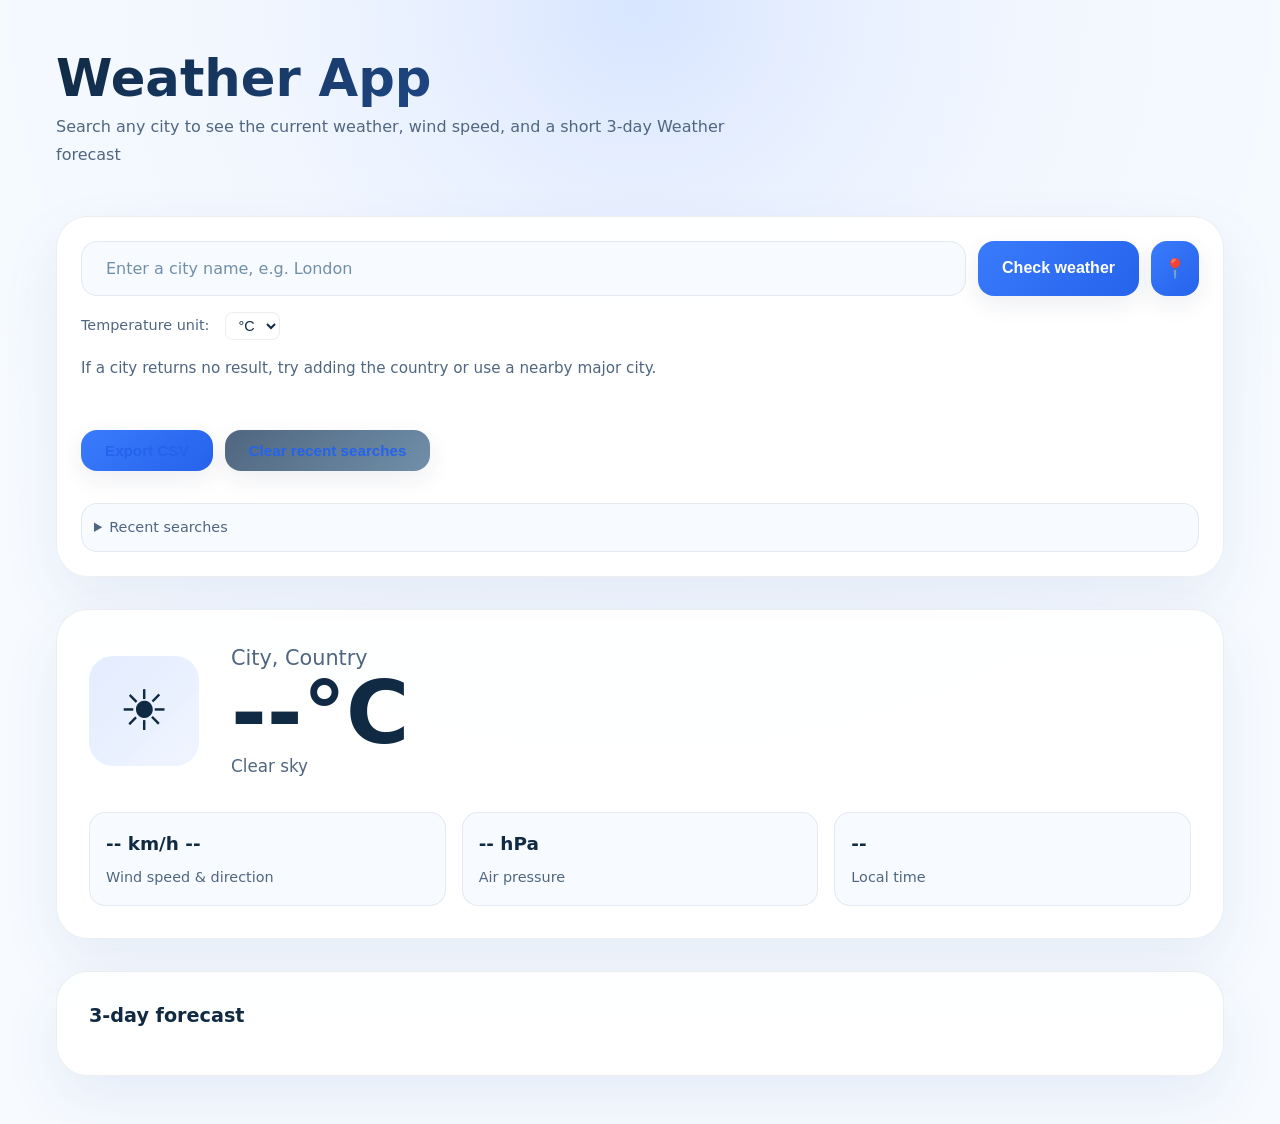
<file: index.html>
<!DOCTYPE html>
<html lang="en">
<head>
  <meta charset="UTF-8" />
  <meta name="viewport" content="width=device-width, initial-scale=1.0" />
  <title>Weather App</title>
  <link rel="icon" href="favicon.svg" type="image/svg+xml" />
  <link rel="stylesheet" href="style.css" />
</head>
<body>
  <main class="page">
    <header>
      <div>
        <h1>Weather App</h1>
        <p>Search any city to see the current weather, wind speed, and a short 3-day Weather forecast</p>
      </div>
    </header>
    <section class="search-panel" aria-labelledby="search-heading">
      <div class="search-row">
        <label class="visually-hidden" for="city-input">City name</label>
        <input id="city-input" type="search" placeholder="Enter a city name, e.g. London" autocomplete="off" />
        <button id="search-button" type="button">Check weather</button>
        <button id="location-button" type="button" title="Use current location" aria-label="Get weather for current location">📍</button>
      </div>

      <div style="display: flex; gap: 16px; align-items: center;">
        <label for="unit-toggle" style="font-size: 0.9rem; color: var(--text-secondary);">Temperature unit:</label>
        <select id="unit-toggle" style="padding: 4px 8px; border-radius: 8px; border: 1px solid var(--border); background: var(--bg-secondary);">
          <option value="celsius">°C</option>
          <option value="fahrenheit">°F</option>
        </select>
      </div>

      <p class="info-text">If a city returns no result, try adding the country or use a nearby major city.</p>
      <p id="message" class="message" aria-live="polite"></p>
      <div style="display: flex; gap: 12px; flex-wrap: wrap; margin-top: 16px;">
        <button id="export-csv-btn" type="button">Export CSV</button>
        <button id="clear-searches-btn" type="button">Clear recent searches</button>
      </div>

      <details id="recent-searches-container" style="margin-top: 16px;">
        <summary style="cursor: pointer; color: var(--text-secondary); font-size: 0.9rem;">Recent searches</summary>
        <div id="recent-searches" style="margin-top: 8px;"></div>
      </details>
    </section>

    <section id="weather-section" class="weather-display" hidden>
      <article class="weather-card">
        <div class="weather-summary">
          <div class="weather-main">
            <div class="weather-icon" id="weather-icon">☀️</div>
            <div>
              <p id="location" class="location">City, Country</p>
              <h2 id="temperature" class="temperature">--°C</h2>
              <p id="description" class="description">Clear sky</p>
            </div>
          </div>
          <div class="details-grid">
            <div class="detail-pill">
              <strong id="wind-speed">-- km/h --</strong>
              <span>Wind speed & direction</span>
            </div>
            <div class="detail-pill">
              <strong id="pressure">-- hPa</strong>
              <span>Air pressure</span>
            </div>
            <div class="detail-pill">
              <strong id="local-time">--</strong>
              <span>Local time</span>
            </div>
          </div>
        </div>
      </article>

      <article class="forecast-card">
        <h2 style="margin:0 0 16px; font-size:1.2rem;">3-day forecast</h2>
        <div id="forecast-grid" class="forecast-grid"></div>
      </article>
    </section>
  </main>

  <script src="script.js"></script>
</body>
</html>
</file>
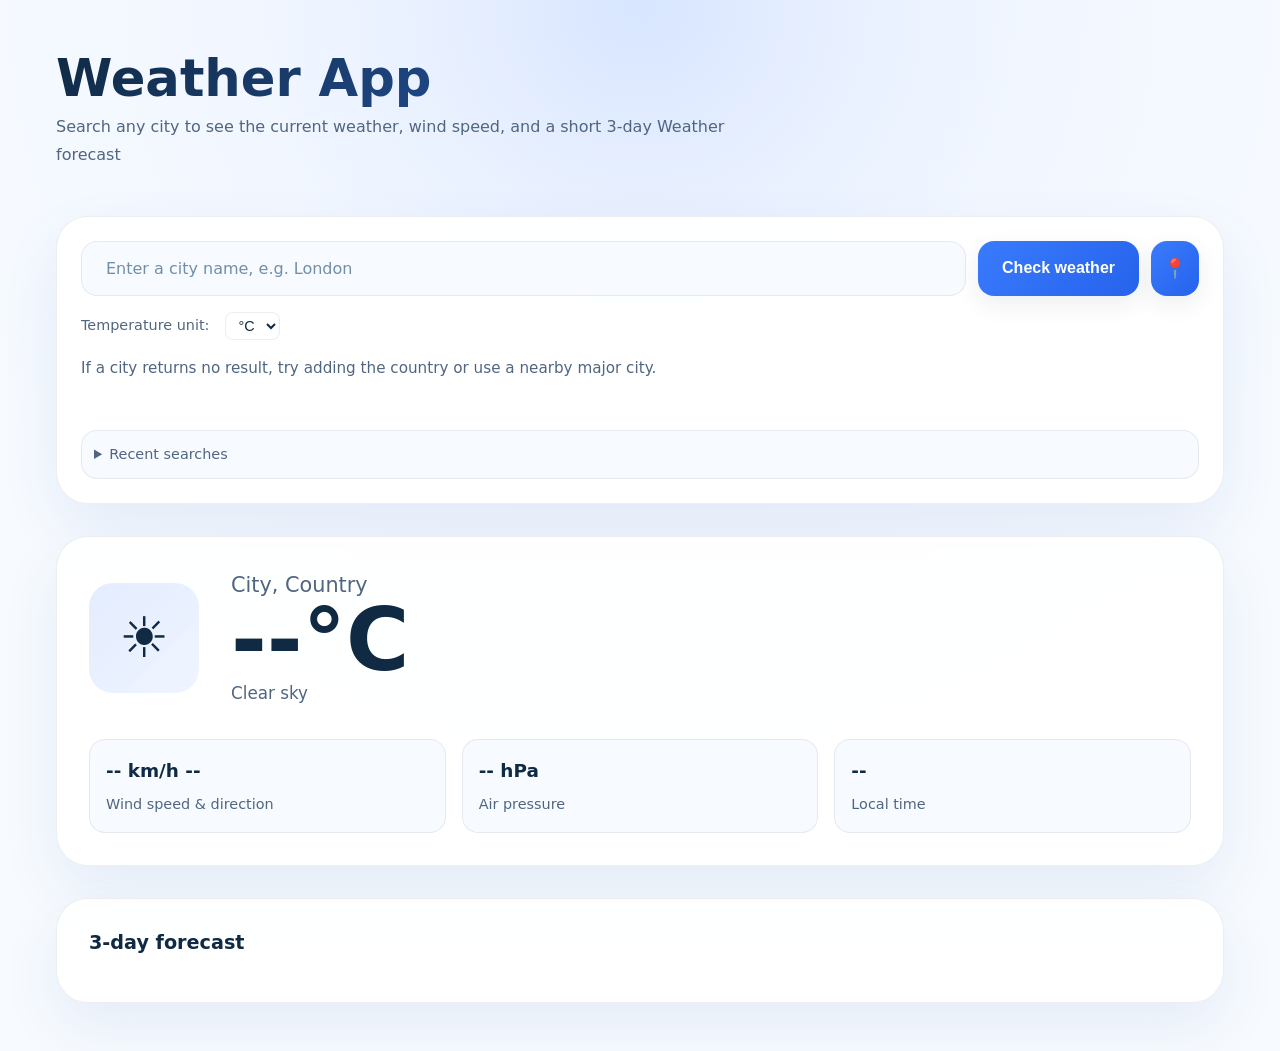
<file: weather.html>
<!DOCTYPE html>
<html lang="en">
<head>
  <meta charset="UTF-8" />
  <meta name="viewport" content="width=device-width, initial-scale=1.0" />
  <title>Weather App</title>
  <link rel="stylesheet" href="style.css" />
</head>
<body>
  <main class="page">
    <header>
      <div>
        <h1>Weather App</h1>
        <p>Search any city to see the current weather, wind speed, and a short 3-day Weather forecast</p>
      </div>
    </header>

    <section class="search-panel" aria-labelledby="search-heading">
      <div class="search-row">
        <label class="visually-hidden" for="city-input">City name</label>
        <input id="city-input" type="search" placeholder="Enter a city name, e.g. London" autocomplete="off" />
        <button id="search-button" type="button">Check weather</button>
        <button id="location-button" type="button" title="Use current location" aria-label="Get weather for current location">📍</button>
      </div>

      <div style="display: flex; gap: 16px; align-items: center;">
        <label for="unit-toggle" style="font-size: 0.9rem; color: var(--text-secondary);">Temperature unit:</label>
        <select id="unit-toggle" style="padding: 4px 8px; border-radius: 8px; border: 1px solid var(--border); background: var(--bg-secondary);">
          <option value="celsius">°C</option>
          <option value="fahrenheit">°F</option>
        </select>
      </div>

      <p class="info-text">If a city returns no result, try adding the country or use a nearby major city.</p>
      <p id="message" class="message" aria-live="polite"></p>

      <details id="recent-searches-container" style="margin-top: 16px;">
        <summary style="cursor: pointer; color: var(--text-secondary); font-size: 0.9rem;">Recent searches</summary>
        <div id="recent-searches" style="margin-top: 8px;"></div>
      </details>
    </section>

    <section id="weather-section" class="weather-display" hidden>
      <article class="weather-card">
        <div class="weather-summary">
          <div class="weather-main">
            <div class="weather-icon" id="weather-icon">☀️</div>
            <div>
              <p id="location" class="location">City, Country</p>
              <h2 id="temperature" class="temperature">--°C</h2>
              <p id="description" class="description">Clear sky</p>
            </div>
          </div>
          <div class="details-grid">
            <div class="detail-pill">
              <strong id="wind-speed">-- km/h --</strong>
              <span>Wind speed & direction</span>
            </div>
            <div class="detail-pill">
              <strong id="pressure">-- hPa</strong>
              <span>Air pressure</span>
            </div>
            <div class="detail-pill">
              <strong id="local-time">--</strong>
              <span>Local time</span>
            </div>
          </div>
        </div>
      </article>

      <article class="forecast-card">
        <h2 style="margin:0 0 16px; font-size:1.2rem;">3-day forecast</h2>
        <div id="forecast-grid" class="forecast-grid"></div>
      </article>
    </section>
  </main>

  <script src="script.js"></script>
</body>
</html>
</file>
<file: style.css>
/* ===========================
   DESIGN SYSTEM & VARIABLES
   =========================== */

:root {
  /* Light mode colors */
  --bg-primary: #f2f7ff;
  --bg-secondary: #ffffff;
  --bg-tertiary: #f7faff;
  --text-primary: #102a43;
  --text-secondary: #506680;
  --text-muted: #708fa8;
  --accent: #3a7bfd;
  --accent-soft: rgba(58, 123, 253, 0.14);
  --accent-hover: #2563eb;
  --border: rgba(16, 42, 67, 0.08);
  --success: #2d7c3e;
  --warning: #c85319;
  --error: #f13131;

  /* Dark mode colors */
  --dark-bg-primary: #0f1419;
  --dark-bg-secondary: #1a202c;
  --dark-bg-tertiary: #242e3d;
  --dark-text-primary: #f0f5fa;
  --dark-text-secondary: #a8b5c4;
  --dark-border: rgba(248, 250, 252, 0.08);

  /* Spacing scale */
  --space-xs: 4px;
  --space-sm: 8px;
  --space-md: 12px;
  --space-lg: 16px;
  --space-xl: 24px;
  --space-2xl: 32px;
  --space-3xl: 48px;

  /* Border radius */
  --radius-sm: 12px;
  --radius-md: 16px;
  --radius-lg: 24px;
  --radius-xl: 32px;

  /* Shadow system */
  --shadow-sm: 0 2px 8px rgba(24, 39, 75, 0.06);
  --shadow-md: 0 8px 24px rgba(24, 39, 75, 0.08);
  --shadow-lg: 0 24px 60px rgba(30, 70, 150, 0.08);
  --shadow-xl: 0 32px 80px rgba(24, 39, 75, 0.12);

  --dark-shadow-sm: 0 2px 8px rgba(0, 0, 0, 0.3);
  --dark-shadow-md: 0 8px 24px rgba(0, 0, 0, 0.4);
  --dark-shadow-lg: 0 24px 60px rgba(0, 0, 0, 0.5);

  /* Transitions */
  --transition-fast: 120ms ease-out;
  --transition-base: 200ms ease-out;
  --transition-slow: 300ms ease-out;

  /* Typography */
  --font-family: 'Inter', 'Segoe UI', 'Helvetica Neue', system-ui, -apple-system, sans-serif;
  --font-mono: 'Fira Code', 'Monaco', 'Courier New', monospace;

  /* Z-index scale */
  --z-base: 1;
  --z-dropdown: 100;
  --z-sticky: 500;
  --z-overlay: 1000;
  --z-modal: 1100;
}

/* Dark mode support */
@media (prefers-color-scheme: dark) {
  :root {
    --bg-primary: var(--dark-bg-primary);
    --bg-secondary: var(--dark-bg-secondary);
    --bg-tertiary: var(--dark-bg-tertiary);
    --text-primary: var(--dark-text-primary);
    --text-secondary: var(--dark-text-secondary);
    --text-muted: var(--dark-text-secondary);
    --border: var(--dark-border);
    --shadow-sm: var(--dark-shadow-sm);
    --shadow-md: var(--dark-shadow-md);
    --shadow-lg: var(--dark-shadow-lg);
  }
}

/* ===========================
   GLOBAL STYLES
   =========================== */

*,
*::before,
*::after {
  box-sizing: border-box;
  margin: 0;
  padding: 0;
}

html {
  -webkit-font-smoothing: antialiased;
  -moz-osx-font-smoothing: grayscale;
  scroll-behavior: smooth;
}

body {
  font-family: var(--font-family);
  font-size: 1rem;
  line-height: 1.6;
  color: var(--text-primary);
  background: var(--bg-primary);
  min-height: 100vh;
  overflow-x: hidden;
}

/* Light mode gradient background */
@media (prefers-color-scheme: light) {
  body {
    background: radial-gradient(
      circle 800px at 50% 0%,
      #d7e5ff 0%,
      #e8f0ff 25%,
      #f2f7ff 50%,
      #f7fbff 100%
    );
  }
}

/* Dark mode gradient background */
@media (prefers-color-scheme: dark) {
  body {
    background: radial-gradient(
      circle 800px at 50% 0%,
      #2d3a4e 0%,
      #1f2937 25%,
      #1a202c 50%,
      #0f1419 100%
    );
  }
}

/* ===========================
   TYPOGRAPHY
   =========================== */

h1, h2, h3, h4, h5, h6 {
  font-weight: 600;
  line-height: 1.2;
}

h1 {
  font-size: clamp(2.1rem, 4vw, 3.6rem);
  font-weight: 700;
}

h2 {
  font-size: clamp(1.4rem, 3vw, 2rem);
}

h3 {
  font-size: 1.3rem;
}

p {
  margin: 0;
}

a {
  color: var(--accent);
  text-decoration: none;
  transition: color var(--transition-fast);
}

a:hover {
  color: var(--accent-hover);
}

/* Utility classes */
.visually-hidden {
  position: absolute;
  width: 1px;
  height: 1px;
  padding: 0;
  margin: -1px;
  overflow: hidden;
  clip: rect(0, 0, 0, 0);
  white-space: nowrap;
  border-width: 0;
}

/* ===========================
   LAYOUT
   =========================== */

.page {
  width: min(1200px, calc(100% - var(--space-2xl)));
  margin: 0 auto;
  padding: var(--space-3xl) var(--space-lg);
}

@media (max-width: 768px) {
  .page {
    padding: var(--space-2xl) var(--space-lg);
  }
}

@media (max-width: 480px) {
  .page {
    padding: var(--space-xl) var(--space-lg);
    width: 100%;
  }
}

/* ===========================
   HEADER
   =========================== */

header {
  display: flex;
  flex-wrap: wrap;
  gap: var(--space-lg);
  align-items: baseline;
  justify-content: space-between;
  margin-bottom: var(--space-3xl);
  animation: slideDown 0.6s ease-out;

  @media (max-width: 768px) {
    flex-direction: column;
    gap: var(--space-md);
    margin-bottom: var(--space-2xl);
  }
}

header div {
  flex: 1;
  min-width: 200px;
}

header h1 {
  background: linear-gradient(135deg, var(--text-primary), var(--accent));
  -webkit-background-clip: text;
  -webkit-text-fill-color: transparent;
  background-clip: text;
  margin-bottom: var(--space-xs);
}

@media (prefers-color-scheme: dark) {
  header h1 {
    background: linear-gradient(135deg, #f0f5fa, #60a5fa);
    -webkit-background-clip: text;
    -webkit-text-fill-color: transparent;
    background-clip: text;
  }
}

header p {
  color: var(--text-secondary);
  max-width: 44rem;
  font-size: 1rem;
  line-height: 1.7;
}

@keyframes slideDown {
  from {
    opacity: 0;
    transform: translateY(-20px);
  }
  to {
    opacity: 1;
    transform: translateY(0);
  }
}

/* ===========================
   SEARCH PANEL
   =========================== */

.search-panel {
  display: grid;
  gap: var(--space-lg);
  background: var(--bg-secondary);
  border: 1px solid var(--border);
  border-radius: var(--radius-xl);
  padding: var(--space-xl);
  box-shadow: var(--shadow-lg);
  margin-bottom: var(--space-2xl);
  animation: slideUp 0.6s ease-out 0.1s backwards;
  backdrop-filter: blur(10px);
  background: rgba(255, 255, 255, 0.95);
}

@media (prefers-color-scheme: dark) {
  .search-panel {
    background: rgba(26, 32, 44, 0.8);
  }
}

.search-panel:focus-within {
  border-color: var(--accent);
  box-shadow: 0 0 0 3px var(--accent-soft), var(--shadow-lg);
}

@media (max-width: 680px) {
  .search-panel {
    padding: var(--space-lg);
    gap: var(--space-md);
  }
}

@keyframes slideUp {
  from {
    opacity: 0;
    transform: translateY(20px);
  }
  to {
    opacity: 1;
    transform: translateY(0);
  }
}

.search-row {
  display: grid;
  grid-template-columns: 1fr auto auto;
  gap: var(--space-md);
}

.search-row input {
  width: 100%;
  padding: var(--space-lg) var(--space-xl);
  border-radius: var(--radius-md);
  border: 1.5px solid var(--border);
  background: var(--bg-tertiary);
  font-size: 1rem;
  color: var(--text-primary);
  font-family: var(--font-family);
  transition: var(--transition-base);
}

.search-row input:hover {
  border-color: var(--accent);
}

.search-row input:focus {
  outline: none;
  border-color: var(--accent);
  box-shadow: 0 0 0 3px var(--accent-soft);
  background: var(--bg-secondary);
}

.search-row input::placeholder {
  color: var(--text-muted);
}

@media (max-width: 480px) {
  .search-row input {
    padding: var(--space-md) var(--space-lg);
    font-size: 0.95rem;
  }
}

.search-row button {
  border: none;
  border-radius: var(--radius-md);
  background: linear-gradient(135deg, var(--accent), var(--accent-hover));
  color: #fff;
  font-size: 1rem;
  font-weight: 600;
  padding: var(--space-lg) var(--space-xl);
  cursor: pointer;
  transition: var(--transition-base);
  box-shadow: var(--shadow-md);
  white-space: nowrap;
}

.search-row button:hover:not(:disabled) {
  transform: translateY(-2px);
  box-shadow: 0 18px 35px rgba(58, 123, 253, 0.25);
}

.search-row button:active:not(:disabled) {
  transform: translateY(0);
  box-shadow: var(--shadow-md);
}

.search-row button:disabled {
  opacity: 0.6;
  cursor: not-allowed;
}

@media (max-width: 480px) {
  .search-row button {
    padding: var(--space-md) var(--space-lg);
    font-size: 0.95rem;
  }
}

/* Location button specific styles */
#location-button {
  padding: var(--space-lg) var(--space-md);
  min-width: auto;
  font-size: 1.2rem;
}

@media (max-width: 480px) {
  #location-button {
    padding: var(--space-md);
    font-size: 1rem;
  }
}

/* Unit toggle styles */
#unit-toggle {
  border: 1px solid var(--border);
  background: var(--bg-secondary);
  color: var(--text-primary);
  font-size: 0.9rem;
  border-radius: var(--radius-sm);
  cursor: pointer;
}

#unit-toggle:focus {
  outline: none;
  border-color: var(--accent);
  box-shadow: 0 0 0 2px var(--accent-soft);
}

/* Recent searches styles */
#recent-searches-container {
  border: 1px solid var(--border);
  border-radius: var(--radius-md);
  background: var(--bg-tertiary);
  padding: var(--space-md);
}

#recent-searches-container summary {
  cursor: pointer;
  color: var(--text-secondary);
  font-size: 0.9rem;
  font-weight: 500;
  user-select: none;
}

#recent-searches-container summary:hover {
  color: var(--accent);
}

#recent-searches-container summary::-webkit-details-marker {
  color: var(--accent);
}

#recent-searches ul {
  margin: var(--space-sm) 0 0 0;
  padding: 0;
  list-style: none;
}

#recent-searches button {
  background: none;
  border: none;
  color: var(--accent);
  cursor: pointer;
  text-align: left;
  padding: var(--space-xs) 0;
  width: 100%;
  font-size: 0.9rem;
  border-radius: var(--radius-sm);
  transition: var(--transition-fast);
}

#recent-searches button:hover {
  background: var(--accent-soft);
  color: var(--accent-hover);
}

#recent-searches button:focus {
  outline: 2px solid var(--accent);
  outline-offset: 2px;
}

.info-text {
  color: var(--text-secondary);
  margin: 0;
  font-size: 0.95rem;
  line-height: 1.7;
}

.message {
  margin: 0;
  color: var(--error);
  font-size: 0.95rem;
  font-weight: 500;
  animation: pulse 0.4s ease-out;
}

.message.success {
  color: var(--success);
}

.message.info {
  color: var(--accent);
}

.message.warning {
  color: var(--warning);
}

@keyframes pulse {
  0% {
    opacity: 0;
    transform: scale(0.95);
  }
  100% {
    opacity: 1;
    transform: scale(1);
  }
}

/* ===========================
   ACTION BUTTONS
   =========================== */

#export-csv-btn,
#clear-searches-btn {
  border: none;
  border-radius: var(--radius-md);
  color: #2563eb;
  font-size: 0.95rem;
  font-weight: 600;
  padding: var(--space-md) var(--space-xl);
  cursor: pointer;
  transition: var(--transition-base);
  box-shadow: var(--shadow-md);
}

#export-csv-btn:hover:not(:disabled),
#clear-searches-btn:hover:not(:disabled) {
  transform: translateY(-2px);
  box-shadow: 0 12px 24px rgba(58, 123, 253, 0.2);
}

#export-csv-btn:active:not(:disabled),
#clear-searches-btn:active:not(:disabled) {
  transform: translateY(0);
  box-shadow: var(--shadow-md);
}

#export-csv-btn:disabled,
#clear-searches-btn:disabled {
  opacity: 0.6;
  cursor: not-allowed;
}

#export-csv-btn:focus,
#clear-searches-btn:focus {
  outline: 2px solid var(--accent);
  outline-offset: 2px;
}

@media (max-width: 480px) {
  #export-csv-btn,
  #clear-searches-btn {
    padding: var(--space-md) var(--space-lg);
    font-size: 0.9rem;
  }
}

#export-csv-btn {
  background: linear-gradient(135deg, var(--accent), var(--accent-hover));
}

#clear-searches-btn {
  background: linear-gradient(135deg, var(--text-secondary), var(--text-muted));
}

#clear-searches-btn:hover:not(:disabled) {
  box-shadow: 0 12px 24px rgba(80, 102, 128, 0.2);
}

/* ===========================
   WEATHER DISPLAY
   =========================== */

.weather-display {
  display: grid;
  gap: var(--space-2xl);
  animation: slideUp 0.6s ease-out 0.2s backwards;

  @media (max-width: 768px) {
    gap: var(--space-xl);
  }
}

.weather-card,
.forecast-card {
  background: var(--bg-secondary);
  border: 1px solid var(--border);
  border-radius: var(--radius-xl);
  padding: var(--space-2xl);
  box-shadow: var(--shadow-lg);
  backdrop-filter: blur(10px);
  background: rgba(255, 255, 255, 0.9);

  @media (prefers-color-scheme: dark) {
    background: rgba(26, 32, 44, 0.7);
  }

  @media (max-width: 768px) {
    padding: var(--space-xl);
    border-radius: var(--radius-lg);
  }

  @media (max-width: 480px) {
    padding: var(--space-lg);
  }
}

/* ===========================
   WEATHER SUMMARY
   =========================== */

.weather-summary {
  display: grid;
  gap: var(--space-lg);
}

.weather-main {
  display: grid;
  grid-template-columns: auto 1fr;
  gap: var(--space-2xl);
  align-items: center;

  @media (max-width: 680px) {
    grid-template-columns: 1fr;
    text-align: center;
    gap: var(--space-xl);
  }
}

.weather-icon {
  width: 110px;
  height: 110px;
  display: grid;
  place-items: center;
  border-radius: var(--radius-lg);
  background: linear-gradient(135deg, var(--accent-soft), rgba(58, 123, 253, 0.08));
  font-size: 3.5rem;
  animation: float 3s ease-in-out infinite;
  flex-shrink: 0;

  @media (max-width: 680px) {
    margin: 0 auto;
  }

  @media (max-width: 480px) {
    width: 90px;
    height: 90px;
    font-size: 2.8rem;
  }
}

@keyframes float {
  0%, 100% {
    transform: translateY(0);
  }
  50% {
    transform: translateY(-8px);
  }
}

.temperature {
  font-size: clamp(3rem, 8vw, 5.4rem);
  font-weight: 700;
  line-height: 0.9;
  margin: 0;
  color: var(--text-primary);
}

.location {
  margin: 0;
  font-size: 1.3rem;
  font-weight: 500;
  color: var(--text-secondary);

  @media (max-width: 480px) {
    font-size: 1.1rem;
  }
}

.description {
  margin: 0;
  font-size: 1.05rem;
  color: var(--text-secondary);
  font-weight: 500;
}

/* ===========================
   DETAILS GRID
   =========================== */

.details-grid {
  display: grid;
  grid-template-columns: repeat(auto-fit, minmax(130px, 1fr));
  gap: var(--space-lg);
  margin-top: var(--space-lg);

  @media (max-width: 480px) {
    grid-template-columns: 1fr;
    gap: var(--space-md);
  }
}

.detail-pill {
  background: var(--bg-tertiary);
  border: 1px solid var(--border);
  padding: var(--space-lg);
  border-radius: var(--radius-md);
  display: grid;
  gap: var(--space-sm);
  transition: var(--transition-base);
  cursor: default;
}

.detail-pill:hover {
  border-color: var(--accent);
  box-shadow: 0 0 0 1px var(--accent), 0 4px 12px var(--accent-soft);
  transform: translateY(-1px);
}

.detail-pill strong {
  font-size: 1.15rem;
  color: var(--text-primary);
  font-weight: 600;
}

.detail-pill span {
  color: var(--text-secondary);
  font-size: 0.9rem;
  font-weight: 500;
}

/* ===========================
   FORECAST CARDS
   =========================== */

.forecast-card h2 {
  margin: 0 0 var(--space-lg);
  font-size: 1.3rem;
  color: var(--text-primary);
}

@media (max-width: 480px) {
  .forecast-card h2 {
    font-size: 1.1rem;
  }
}

.forecast-grid {
  display: grid;
  grid-template-columns: repeat(auto-fit, minmax(110px, 1fr));
  gap: var(--space-lg);
}

@media (max-width: 480px) {
  .forecast-grid {
    grid-template-columns: repeat(auto-fit, minmax(100px, 1fr));
    gap: var(--space-md);
  }
}

.forecast-day {
  background: var(--bg-tertiary);
  border: 1px solid var(--border);
  border-radius: var(--radius-md);
  padding: var(--space-lg);
  text-align: center;
  transition: var(--transition-base);
  cursor: default;
}

.forecast-day:hover {
  border-color: var(--accent);
  box-shadow: 0 0 0 1px var(--accent), 0 8px 24px var(--accent-soft);
  transform: translateY(-2px);
}

.forecast-day strong {
  display: block;
  margin-bottom: var(--space-sm);
  font-size: 0.95rem;
  color: var(--text-primary);
  font-weight: 600;
}

.forecast-day .icon {
  font-size: 2rem;
  margin: var(--space-sm) 0;
  display: block;
  animation: bounce 2s ease-in-out infinite;
}

.forecast-day small {
  color: var(--text-secondary);
  display: block;
  font-size: 0.85rem;
  line-height: 1.5;
  margin-top: var(--space-sm);
}

@media (max-width: 480px) {
  .forecast-day {
    padding: var(--space-md);
  }

  .forecast-day strong {
    font-size: 0.85rem;
  }

  .forecast-day .icon {
    font-size: 1.6rem;
  }

  .forecast-day small {
    font-size: 0.8rem;
  }
}

@keyframes bounce {
  0%, 100% {
    transform: translateY(0);
  }
  50% {
    transform: translateY(-4px);
  }
}

/* ===========================
   LOADING STATE
   =========================== */

.skeleton {
  background: linear-gradient(
    90deg,
    var(--bg-tertiary) 0%,
    var(--bg-secondary) 50%,
    var(--bg-tertiary) 100%
  );
  background-size: 200% 100%;
  animation: shimmer 2s infinite;
  border-radius: var(--radius-sm);
  color: transparent !important;
}

@keyframes shimmer {
  0% {
    background-position: 200% 0;
  }
  100% {
    background-position: -200% 0;
  }
}

/* ===========================
   ACCESSIBILITY
   =========================== */

@media (prefers-reduced-motion: reduce) {
  *,
  *::before,
  *::after {
    animation-duration: 0.01ms !important;
    animation-iteration-count: 1 !important;
    transition-duration: 0.01ms !important;
  }

  html {
    scroll-behavior: auto;
  }
}

/* High contrast mode support */
@media (prefers-contrast: more) {
  .weather-card,
  .forecast-card,
  .search-panel {
    border-width: 2px;
  }

  .search-row button {
    box-shadow: inset 0 0 0 2px var(--bg-primary);
  }
}

/* ===========================
   PRINT STYLES
   =========================== */

@media print {
  body {
    background: white;
  }

  .search-panel {
    display: none;
  }

  .weather-card,
  .forecast-card {
    box-shadow: none;
    border-color: #ccc;
    page-break-inside: avoid;
  }
}
</file>
